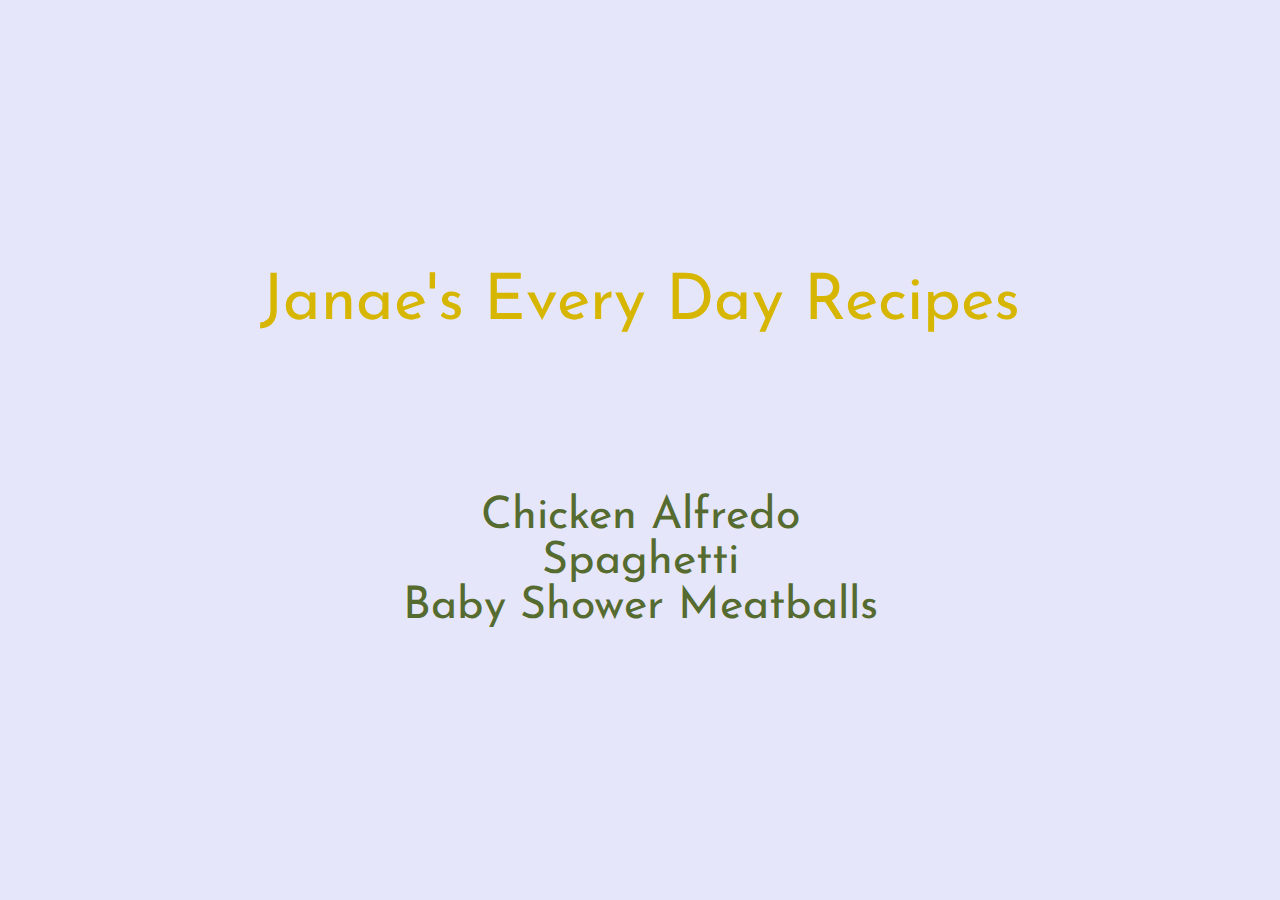
<file: recipesProject/index.html>
<!DOCTYPE html>
<html>
    <head>
        <title>Home Page</title> 
        <link rel="stylesheet" href="styles.css">
        <link rel="preconnect" href="https://fonts.googleapis.com">
        <link rel="preconnect" href="https://fonts.gstatic.com" crossorigin>
        <link href="https://fonts.googleapis.com/css2?family=Josefin+Sans:wght@300;400&display=swap" rel="stylesheet"> 
    </head>
    <body id="homepageBody">
        <div id="title">Janae's Every Day Recipes</div>
        <div id="recipe_section">
            <ul class="recipes">
                <li><a href="chickenAlfredo.html">Chicken Alfredo</a></li>
                <li><a href="speghetti.html">Spaghetti</a></li>
                <li><a href="babyShowerMeatballs.html">Baby Shower Meatballs</a></li>
            </ul>
        </div>
    </body>
</html>
</file>
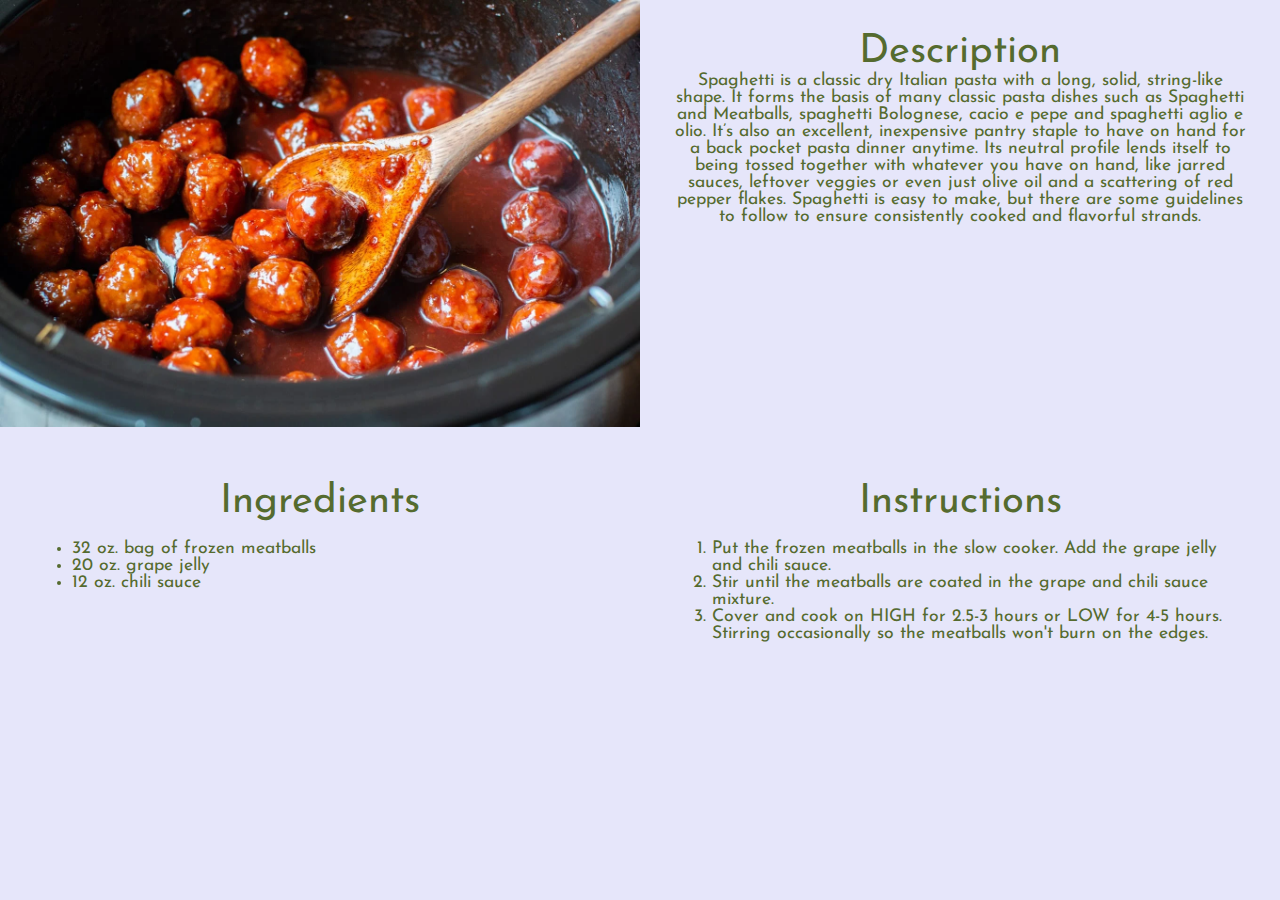
<file: recipesProject/babyShowerMeatballs.html>
<!DOCTYPE html>
<html>
    <head>
        <title>Baby Shower Meatballs</title> 
        <link rel="stylesheet" href="styles.css">
        <link rel="preconnect" href="https://fonts.googleapis.com">
        <link rel="preconnect" href="https://fonts.gstatic.com" crossorigin>
        <link href="https://fonts.googleapis.com/css2?family=Josefin+Sans:wght@300;400&display=swap" rel="stylesheet"> 
    </head>
    <body>
        <div class="grid">
            <div class="image1 image-bm" >
                <a href="index.html">
                    <img src="cssImages/meatballs.jpg" alt="Picture of Spaghetti">
                </a>
            </div>
            <div class="description2">
                <div class="info_title">Description</div>
                <div class="content">
                    Spaghetti is a classic dry Italian pasta with a long, solid, string-like shape. It forms the basis of many classic pasta dishes such as Spaghetti and Meatballs, spaghetti Bolognese, cacio e pepe and spaghetti aglio e olio. It’s also an excellent, inexpensive pantry staple to have on hand for a back pocket pasta dinner anytime. Its neutral profile lends itself to being tossed together with whatever you have on hand, like jarred sauces, leftover veggies or even just olive oil and a scattering of red pepper flakes. Spaghetti is easy to make, but there are some guidelines to follow to ensure consistently cooked and flavorful strands.
                </div>
            </div>
            <div class="ingredients3"> 
                <div class="info_title">Ingredients</div>
                <div class="content">
                    <ul>
                        <li>32 oz. bag of frozen meatballs</li>
                        <li>20 oz. grape jelly</li>
                        <li>12 oz. chili sauce</li>
                       
                    </ul>
                </div>
            </div>
            <div class="instructions4"> 
                <div class="info_title">Instructions</div>
                <div class="content">
                    <ol>
                        <li>Put the frozen meatballs in the slow cooker. Add the grape jelly and chili sauce.</li>
                        <li>Stir until the meatballs are coated in the grape and chili sauce mixture.</li>
                        <li>Cover and cook on HIGH for 2.5-3 hours or LOW for 4-5 hours. Stirring occasionally so the meatballs won't burn on the edges.</li>
                    </ol>
                </div>
            </div>
        </div>
    </body>
</html>
</file>
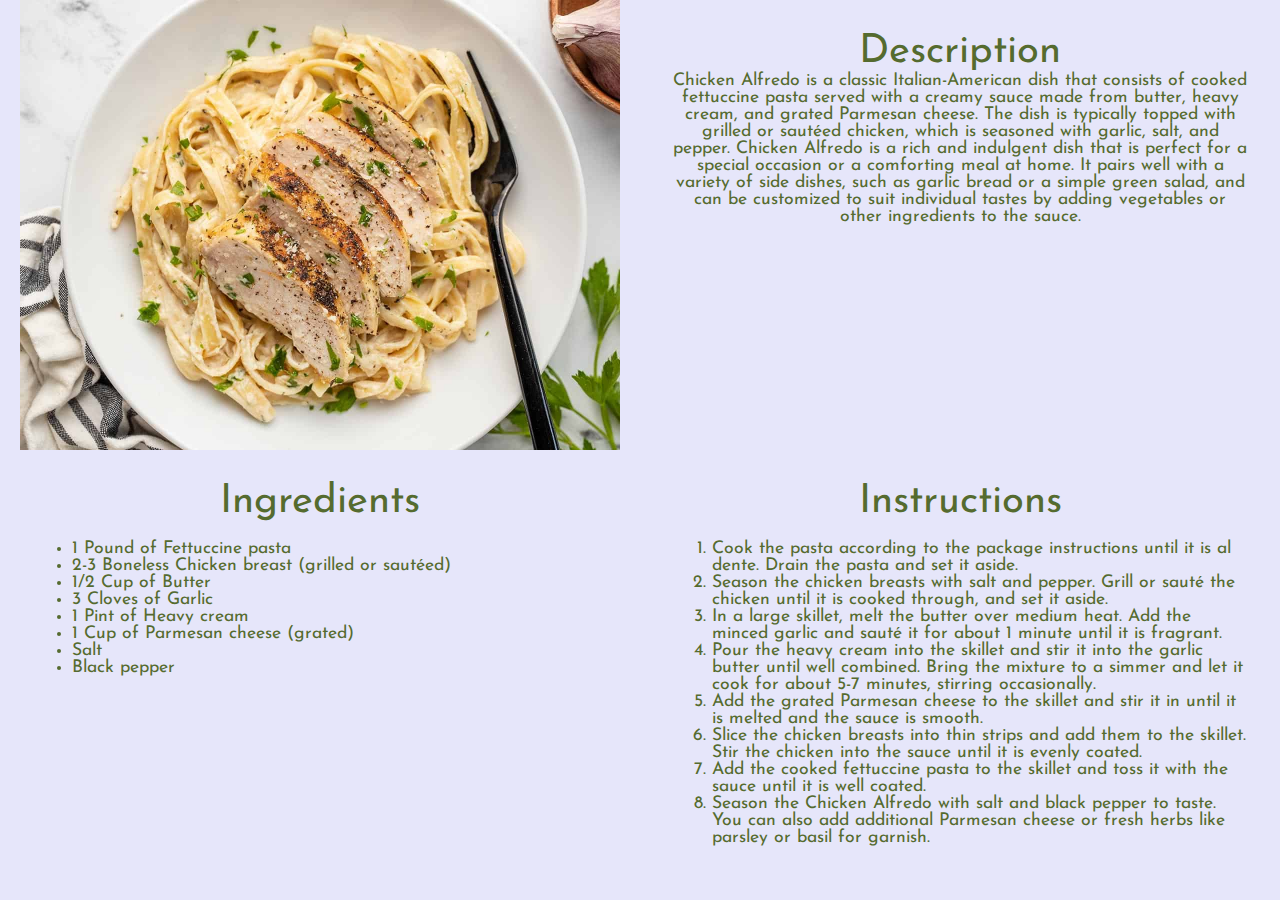
<file: recipesProject/chickenAlfredo.html>
<!DOCTYPE html>
<html>
    <head>
        <title>Chicken Alfredo</title> 
        <link rel="stylesheet" href="styles.css">
        <link rel="preconnect" href="https://fonts.googleapis.com">
        <link rel="preconnect" href="https://fonts.gstatic.com" crossorigin>
        <link href="https://fonts.googleapis.com/css2?family=Josefin+Sans:wght@300;400&display=swap" rel="stylesheet"> 
    </head>
    <body>
        <div class="grid">
            <div class="image1 image1-ca">
                <a href="index.html">
                    <img src="cssImages/chickenAlferdo.jpg" alt="Picture of Chicken Alfredo">
                </a>
            </div>
            <div class="description2">
                <div class="info_title">Description</div>
                <div class="content">
                    Chicken Alfredo is a classic Italian-American dish that consists of cooked fettuccine pasta served with a creamy sauce made from butter, heavy cream, and grated Parmesan cheese. The dish is typically topped with grilled or sautéed chicken, which is seasoned with garlic, salt, and pepper.
                    Chicken Alfredo is a rich and indulgent dish that is perfect for a special occasion or a comforting meal at home. It pairs well with a variety of side dishes, such as garlic bread or a simple green salad, and can be customized to suit individual tastes by adding vegetables or other ingredients to the sauce.
                </div>
            </div>
            <div class="ingredients3"> 
                <div class="info_title">Ingredients</div>
                <div class="content">
                    <ul>
                        <li>1 Pound of Fettuccine pasta</li>
                        <li>2-3 Boneless Chicken breast (grilled or sautéed)</li>
                        <li>1/2 Cup of Butter</li>
                        <li>3 Cloves of Garlic</li>
                        <li>1 Pint of Heavy cream</li>
                        <li>1 Cup of Parmesan cheese (grated)</li>
                        <li>Salt</li>
                        <li>Black pepper</li>
                    </ul>
                </div>
            </div>
            <div class="instructions4"> 
                <div class="info_title">Instructions</div>
                <div class="content">
                    <ol>
                        <li>Cook the pasta according to the package instructions until it is al dente. Drain the pasta and set it aside.</li>
                        <li>Season the chicken breasts with salt and pepper. Grill or sauté the chicken until it is cooked through, and set it aside.</li>
                        <li>In a large skillet, melt the butter over medium heat. Add the minced garlic and sauté it for about 1 minute until it is fragrant.</li>
                        <li>Pour the heavy cream into the skillet and stir it into the garlic butter until well combined. Bring the mixture to a simmer and let it cook for about 5-7 minutes, stirring occasionally.</li>
                        <li>Add the grated Parmesan cheese to the skillet and stir it in until it is melted and the sauce is smooth.</li>
                        <li>Slice the chicken breasts into thin strips and add them to the skillet. Stir the chicken into the sauce until it is evenly coated.</li>
                        <li>Add the cooked fettuccine pasta to the skillet and toss it with the sauce until it is well coated.</li>
                        <li>Season the Chicken Alfredo with salt and black pepper to taste. You can also add additional Parmesan cheese or fresh herbs like parsley or basil for garnish.</li>
                    </ol>
                </div>
            </div>
        </div>
    </body>
</html>
</file>
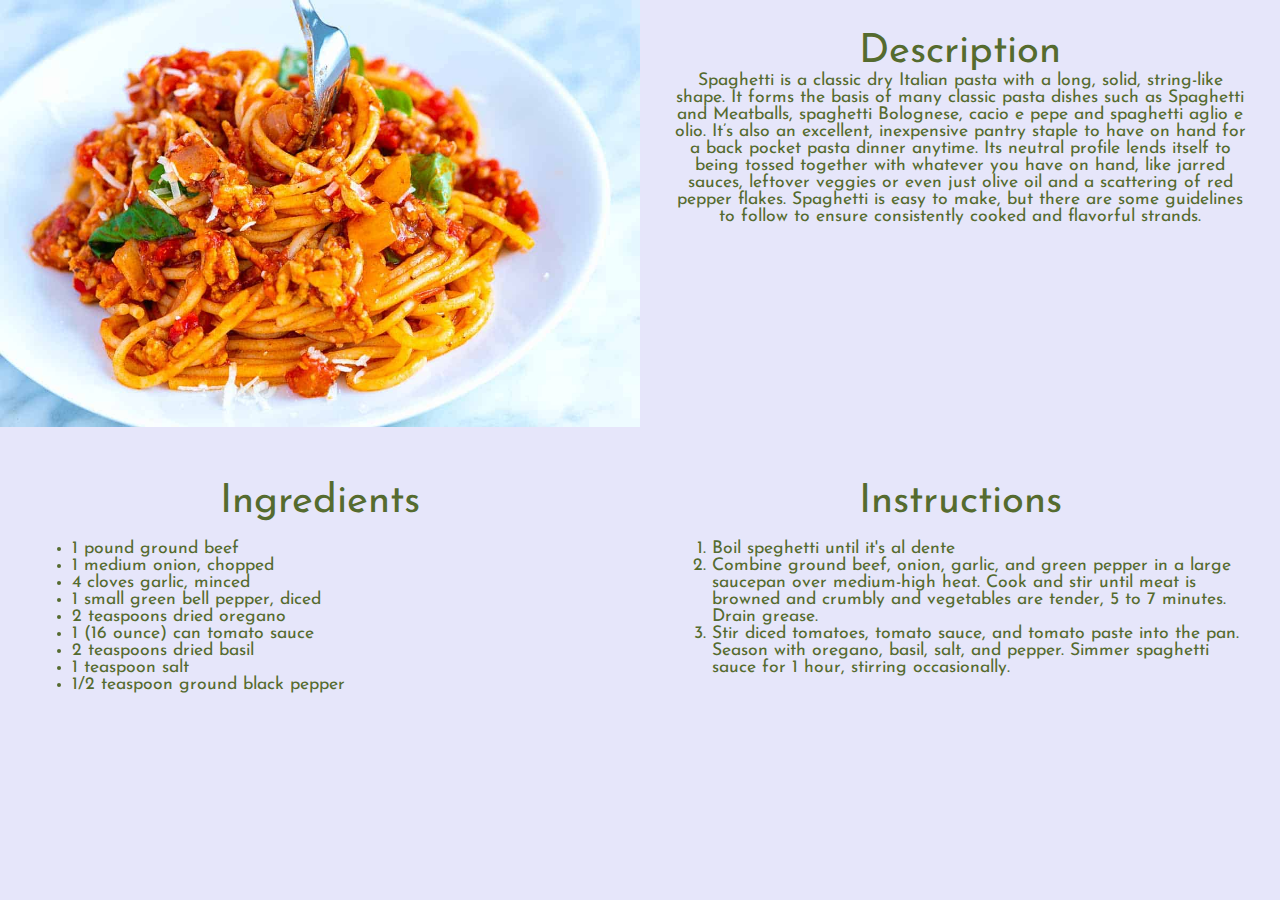
<file: recipesProject/speghetti.html>
<!DOCTYPE html>
<html>
    <head>
        <title>Spaghetti</title> 
        <link rel="stylesheet" href="styles.css">
        <link rel="preconnect" href="https://fonts.googleapis.com">
        <link rel="preconnect" href="https://fonts.gstatic.com" crossorigin>
        <link href="https://fonts.googleapis.com/css2?family=Josefin+Sans:wght@300;400&display=swap" rel="stylesheet"> 
    </head>
    <body>
        <div class="grid">
            <div class="image1 image1-s">
                <a href="index.html">
                    <img src="cssImages/Spa.jpg" alt="Picture of Spaghetti">
                </a>
            </div>
            <div class="description2">
                <div class="info_title">Description</div>
                <div class="content">
                    Spaghetti is a classic dry Italian pasta with a long, solid, string-like shape. It forms the basis of many classic pasta dishes such as Spaghetti and Meatballs, spaghetti Bolognese, cacio e pepe and spaghetti aglio e olio. It’s also an excellent, inexpensive pantry staple to have on hand for a back pocket pasta dinner anytime. Its neutral profile lends itself to being tossed together with whatever you have on hand, like jarred sauces, leftover veggies or even just olive oil and a scattering of red pepper flakes. Spaghetti is easy to make, but there are some guidelines to follow to ensure consistently cooked and flavorful strands.
                </div>
            </div>
            <div class="ingredients3"> 
                <div class="info_title">Ingredients</div>
                <div class="content">
                    <ul>
                        <li>1 pound ground beef</li>
                        <li>1 medium onion, chopped</li>
                        <li>4 cloves garlic, minced</li>
                        <li>1 small green bell pepper, diced</li>
                        <li>2 teaspoons dried oregano</li>
                        <li>1 (16 ounce) can tomato sauce</li>
                        <li>2 teaspoons dried basil</li>
                        <li>1 teaspoon salt</li>
                        <li>1/2 teaspoon ground black pepper</li>
                    </ul>
                </div>
            </div>
            <div class="instructions4"> 
                <div class="info_title">Instructions</div>
                <div class="content">
                    <ol>
                        <li>Boil speghetti until it's al dente</li>
                        <li>Combine ground beef, onion, garlic, and green pepper in a large saucepan over medium-high heat. Cook and stir until meat is browned and crumbly and vegetables are tender, 5 to 7 minutes. Drain grease. </li>
                        <li>Stir diced tomatoes, tomato sauce, and tomato paste into the pan. Season with oregano, basil, salt, and pepper. Simmer spaghetti sauce for 1 hour, stirring occasionally.</li>
                    </ol>
                </div>
            </div>
        </div>
    </body>
</html>
</file>
<file: recipesProject/styles.css>
/* HOMEPAGE */
body{
    margin: 0;
    padding: 0;
    background-color: lavender ;
    font-family: 'Josefin Sans', sans-serif;
    overflow-y: hidden;
}
#homepageBody{
    display: flex;
    flex-direction:column;
    justify-content:space-around;
    height: 100vh;
    width: 100%;
    /* border: 2px solid black; */
    text-align: center;
    background-color: lavender;
}
#title{
   /* border: 2px solid black; */
   margin: 0;
   padding: 0;
   color: rgb(214, 182, 0);
   font-size: 4em;
   padding-top: 15%;
   
    
}
#recipe_section ul{
    /* border: 2px solid red; */
    margin: 0;
    padding: 0;
    padding-bottom: 15%;
    font-size: 2.8em;
}

#recipe_section ul li a{
    color: darkolivegreen;
    text-decoration: none;
}

#recipe_section ul li a:hover{
    color: rgb(214, 182, 0);
}
.recipes li{
    list-style: none;
}

/* GRID FOR ALL PAGES */
.grid{
    display: grid;
    height: 100vh;
    width: 100%;
    grid-template-columns: 50% 50%;
    grid-template-rows: 50% 50%;
    /* border: 2px solid pink; */
}

.grid div{
    color: darkolivegreen;
}

.image1{
    grid-row: 1;
    grid-column: 1;
    /* border: 4px dotted rgb(214, 182, 0); */
    text-align: center;
    /* justify-content: center; */
    
}

.image1 a img{
    max-height:100%;
    max-width:100%;
    object-fit: contain;
}

/* .image1-ca{
    max-width: 100%;
} */

.description2{
    grid-row: 1;
    grid-column: 2;
    /* border: 4px dotted rgb(214, 182, 0); */
    padding: 5%;

}

.description2 .content{
    text-align: center;
}

.info_title{
    text-align: center;
    padding-left: 2%;
    padding-right: 2%;
    /* padding-top:1%; */
    font-size: 2.5em;
}

.content{
    font-size: 1.1em;
}
.ingredients3{
    grid-row:2;
    grid-column: 1;
    /* border: 4px dotted rgb(214, 182, 0); */
    padding: 5%;
    overflow-y: auto;
}

 /* Hide scrollbar for Chrome, Safari and Opera */
 .ingredients3::-webkit-scrollbar {
    display: none;
  }
  
  /* Hide scrollbar for IE, Edge and Firefox */
  .ingredients3 {
    -ms-overflow-style: none;  /* IE and Edge */
    scrollbar-width: none;  /* Firefox */
  } 

.instructions4{
    grid-row:2;
    grid-column: 2;
    /* border: 4px dotted rgb(214, 182, 0); */
    padding: 5%;
    overflow-y: auto;
}

 /* Hide scrollbar for Chrome, Safari and Opera */
 .instructions4::-webkit-scrollbar {
    display: none;
  }
  
  /* Hide scrollbar for IE, Edge and Firefox */
  .instructions4 {
    -ms-overflow-style: none;  /* IE and Edge */
    scrollbar-width: none;  /* Firefox */
  } 

  /* media queries */
  @media screen and (max-height: 820px){
    .grid{
        display: block;
        overflow-y: auto;
        
        /* grid-template-columns: 100%; */
        /* grid-template-rows: 1fr 1fr 1fr 1fr; */
    }
    
    .image1{
        height: 50%;
    }

    .content{
        font-size: larger;
    }

  }

  /* @media screen and (max-width: 800px){
    .grid{
        display: block;
        overflow-y: auto;
        
    }
  } */
</file>
